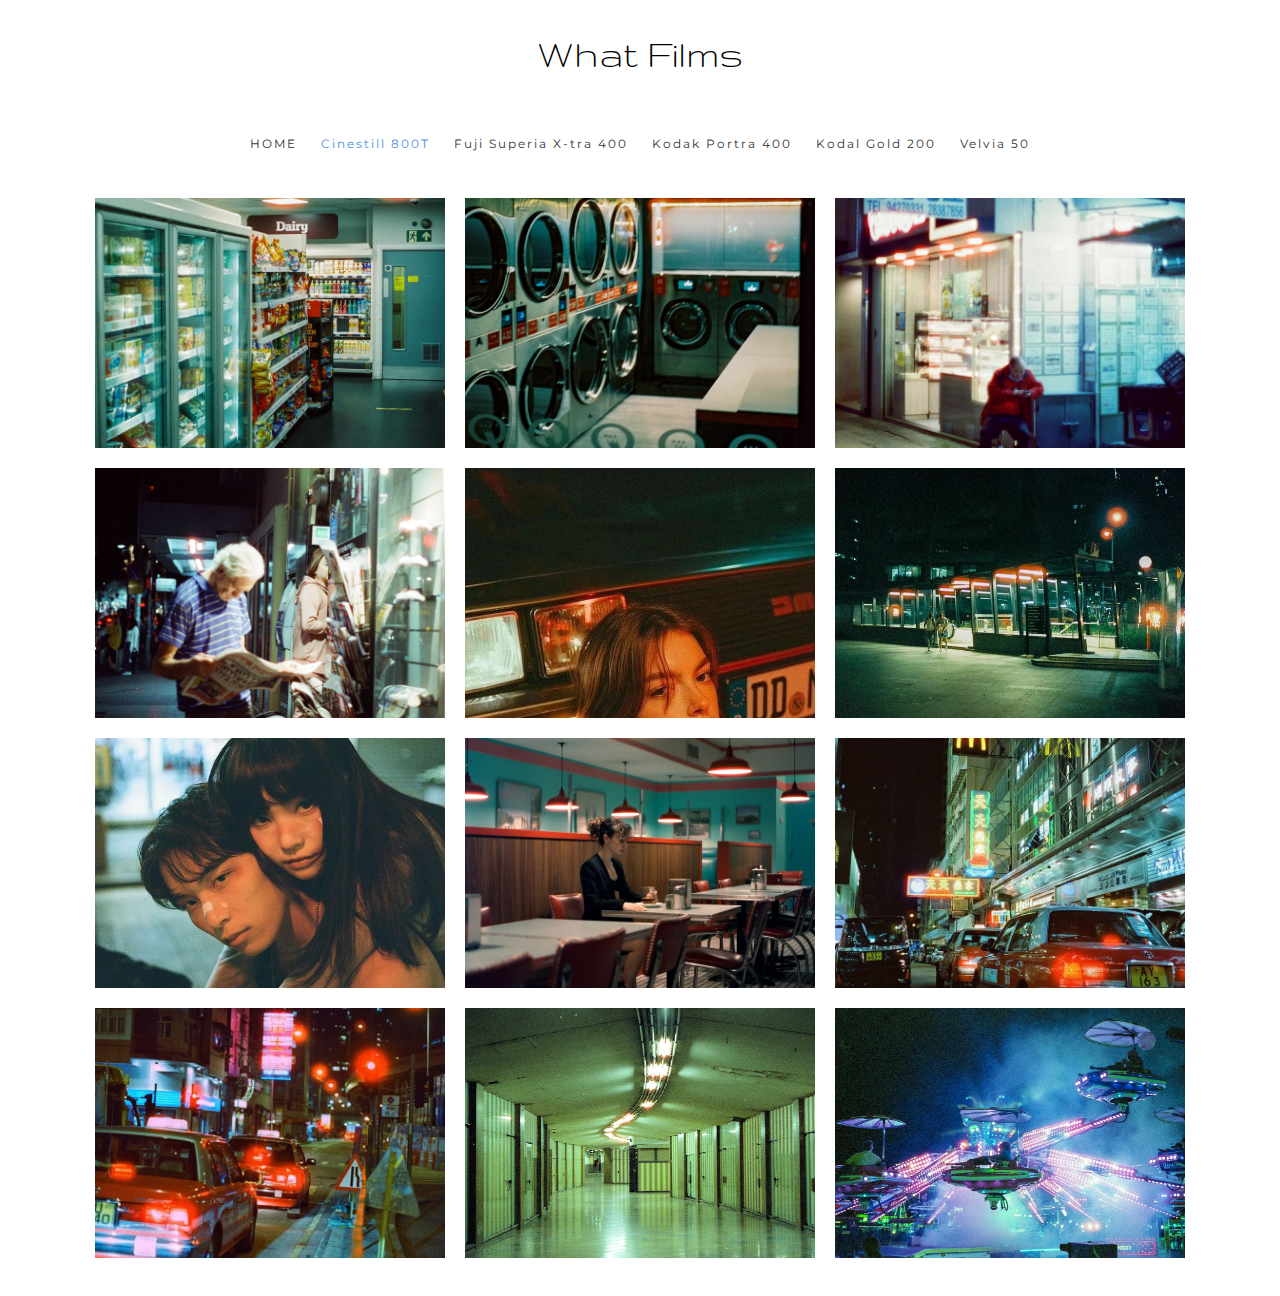
<file: Cinestill.html>
<!DOCTYPE html>
<html lang="en">

<head>
    <meta charset="UTF-8">
    <meta name="viewport" content="width=device-width, initial-scale=1.0">

    <link type="text/css" rel="stylesheet" href="style.css">

    <link rel="preconnect" href="https://fonts.googleapis.com">
    <link rel="preconnect" href="https://fonts.gstatic.com" crossorigin>
    <link href="https://fonts.googleapis.com/css2?family=Antic&family=Gruppo&family=Montserrat:ital,wght@0,100..900;1,100..900&display=swap" rel="stylesheet">

    <title>What Films</title>
</head>

<body>
    <div class="page first" <h1>What Films</h1>
    </div>

    <div class="page second">
        <ul>
            <li style="padding: 0;"><a href="index.html">HOME</a></li>
            <li><a href="Cinestill.html" style="color:#4A90E2;">Cinestill 800T</a></li>
            <li><a href="Superia.html">Fuji Superia X-tra 400</a></li>
            <li><a href="Portra.html">Kodak Portra 400</a></li>
            <li><a href="Gold.html">Kodal Gold 200</a></li>
            <li><a href="Velvia.html">Velvia 50</a></li>
        </ul>
    </div>

    <div class="gallery-image">
        <div class="img-box">
            <img src="Sample/Cinestill 800t/1.jpg" alt="" />
            <div class="transparent-box">
            </div>
        </div>
        <div class="img-box">
            <img src="Sample/Cinestill 800t/2.jpg" alt="" />
            <div class="transparent-box">
            </div>
        </div>
        <div class="img-box">
            <img src="Sample/Cinestill 800t/3.jpg" alt="" />
            <div class="transparent-box">
            </div>
        </div>
        <div class="img-box">
            <img src="Sample/Cinestill 800t/4.jpg" alt="" />
            <div class="transparent-box">
            </div>
        </div>
        <div class="img-box">
            <img src="Sample/Cinestill 800t/5.jpg" alt="" />
            <div class="transparent-box">
            </div>
        </div>
        <div class="img-box">
            <img src="Sample/Cinestill 800t/6.jpg" alt="" />
            <div class="transparent-box">
            </div>
        </div>
        <div class="img-box">
            <img src="Sample/Cinestill 800t/7.jpg" alt="" />
            <div class="transparent-box">
            </div>
        </div>
        <div class="img-box">
            <img src="Sample/Cinestill 800t/8.jpg" alt="" />
            <div class="transparent-box">
            </div>
        </div>
        <div class="img-box">
            <img src="Sample/Cinestill 800t/9.jpg" alt="" />
            <div class="transparent-box">
            </div>
        </div>
        <div class="img-box">
            <img src="Sample/Cinestill 800t/10.jpg" alt="" />
            <div class="transparent-box">
            </div>
        </div>
        <div class="img-box">
            <img src="Sample/Cinestill 800t/11.jpg" alt="" />
            <div class="transparent-box">
            </div>
        </div>
        <div class="img-box">
            <img src="Sample/Cinestill 800t/12.jpg" alt="" />
            <div class="transparent-box">
            </div>
        </div>
    </div>

</body>

</html>
</file>
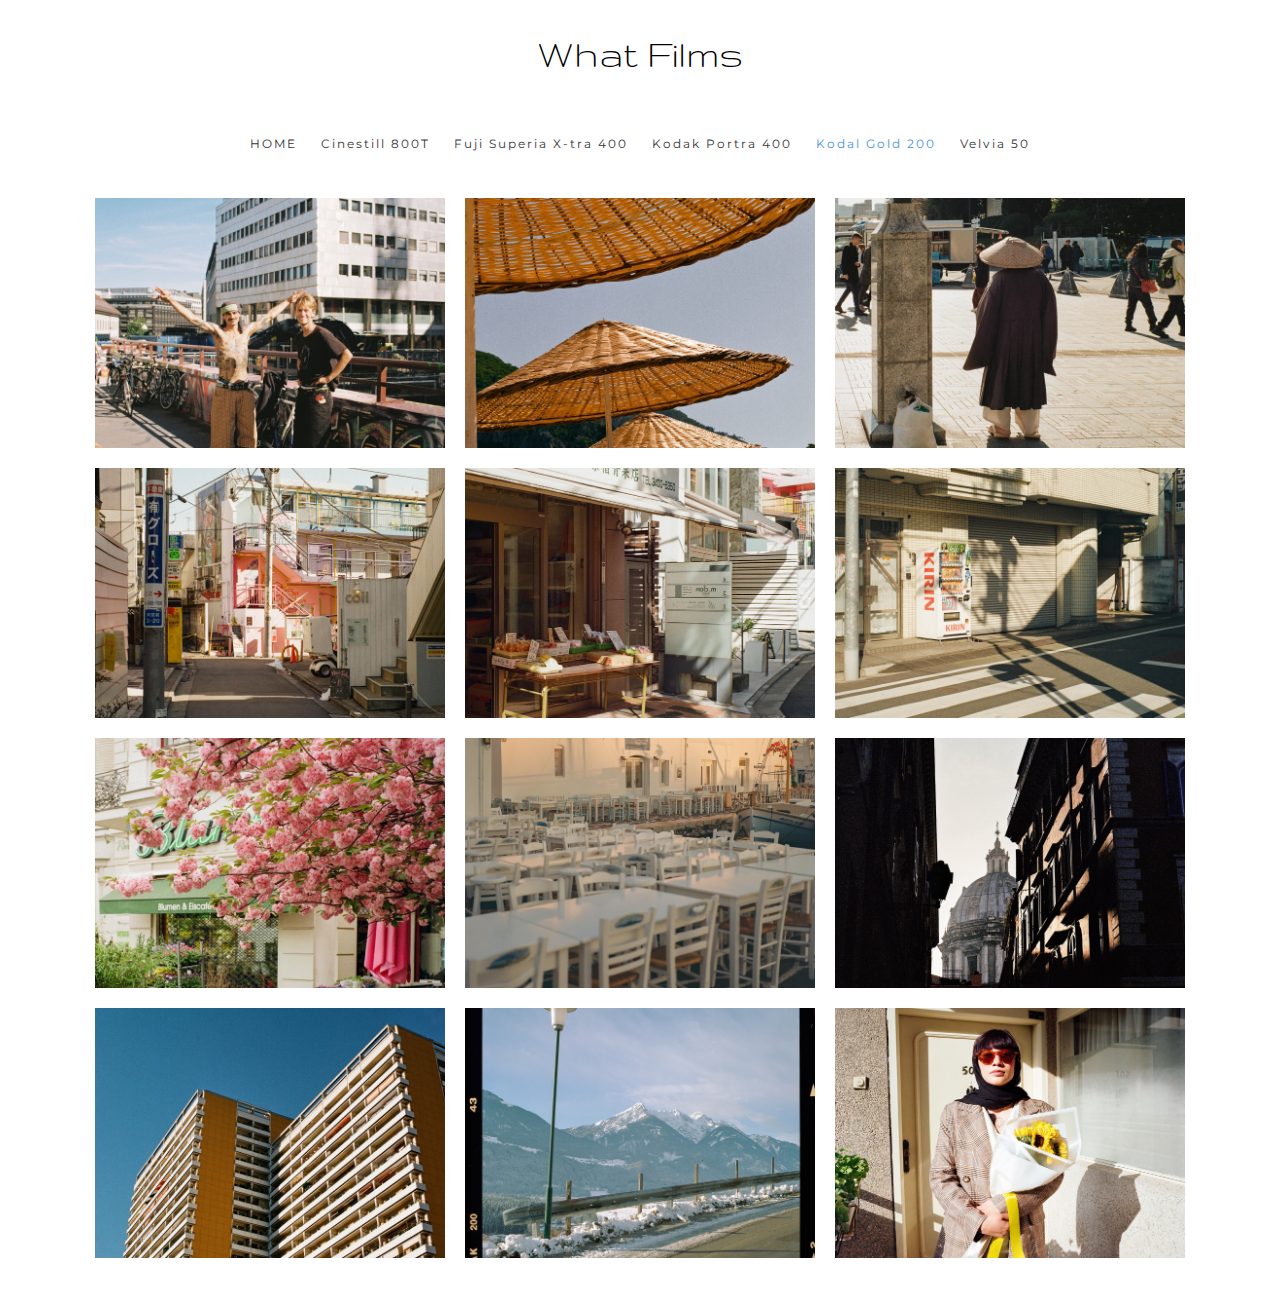
<file: Gold.html>
<!DOCTYPE html>
<html lang="en">

<head>
    <meta charset="UTF-8">
    <meta name="viewport" content="width=device-width, initial-scale=1.0">

    <link type="text/css" rel="stylesheet" href="style.css">

    <link rel="preconnect" href="https://fonts.googleapis.com">
    <link rel="preconnect" href="https://fonts.gstatic.com" crossorigin>
    <link href="https://fonts.googleapis.com/css2?family=Antic&family=Gruppo&family=Montserrat:ital,wght@0,100..900;1,100..900&display=swap" rel="stylesheet">

    <title>What Films</title>
</head>

<body>
    <div class="page first" <h1>What Films</h1>
    </div>

    <div class="page second">
        <ul>
            <li style="padding: 0;"><a href="index.html">HOME</a></li>
            <li><a href="Cinestill.html">Cinestill 800T</a></li>
            <li><a href="Superia.html">Fuji Superia X-tra 400</a></li>
            <li><a href="Portra.html">Kodak Portra 400</a></li>
            <li><a href="Gold.html" style="color:#4A90E2;">Kodal Gold 200</a></li>
            <li><a href="Velvia.html">Velvia 50</a></li>
        </ul>
    </div>

    <div class="gallery-image">
        <div class="img-box">
            <img src="Sample/Kodak Gold 200/1.jpg" alt="" />
            <div class="transparent-box">
            </div>
        </div>
        <div class="img-box">
            <img src="Sample/Kodak Gold 200/2.jpg" alt="" />
            <div class="transparent-box">
            </div>
        </div>
        <div class="img-box">
            <img src="Sample/Kodak Gold 200/3.jpg" alt="" />
            <div class="transparent-box">
            </div>
        </div>
        <div class="img-box">
            <img src="Sample/Kodak Gold 200/4.jpg" alt="" />
            <div class="transparent-box">
            </div>
        </div>
        <div class="img-box">
            <img src="Sample/Kodak Gold 200/5.jpg" alt="" />
            <div class="transparent-box">
            </div>
        </div>
        <div class="img-box">
            <img src="Sample/Kodak Gold 200/6.jpg" alt="" />
            <div class="transparent-box">
            </div>
        </div>
        <div class="img-box">
            <img src="Sample/Kodak Gold 200/7.jpg" alt="" />
            <div class="transparent-box">
            </div>
        </div>
        <div class="img-box">
            <img src="Sample/Kodak Gold 200/8.jpg" alt="" />
            <div class="transparent-box">
            </div>
        </div>
        <div class="img-box">
            <img src="Sample/Kodak Gold 200/9.jpg" alt="" />
            <div class="transparent-box">
            </div>
        </div>
        <div class="img-box">
            <img src="Sample/Kodak Gold 200/10.jpg" alt="" />
            <div class="transparent-box">
            </div>
        </div>
        <div class="img-box">
            <img src="Sample/Kodak Gold 200/11.jpg" alt="" />
            <div class="transparent-box">
            </div>
        </div>
        <div class="img-box">
            <img src="Sample/Kodak Gold 200/12.jpg" alt="" />
            <div class="transparent-box">
            </div>
        </div>
    </div>

</body>

</html>
</file>
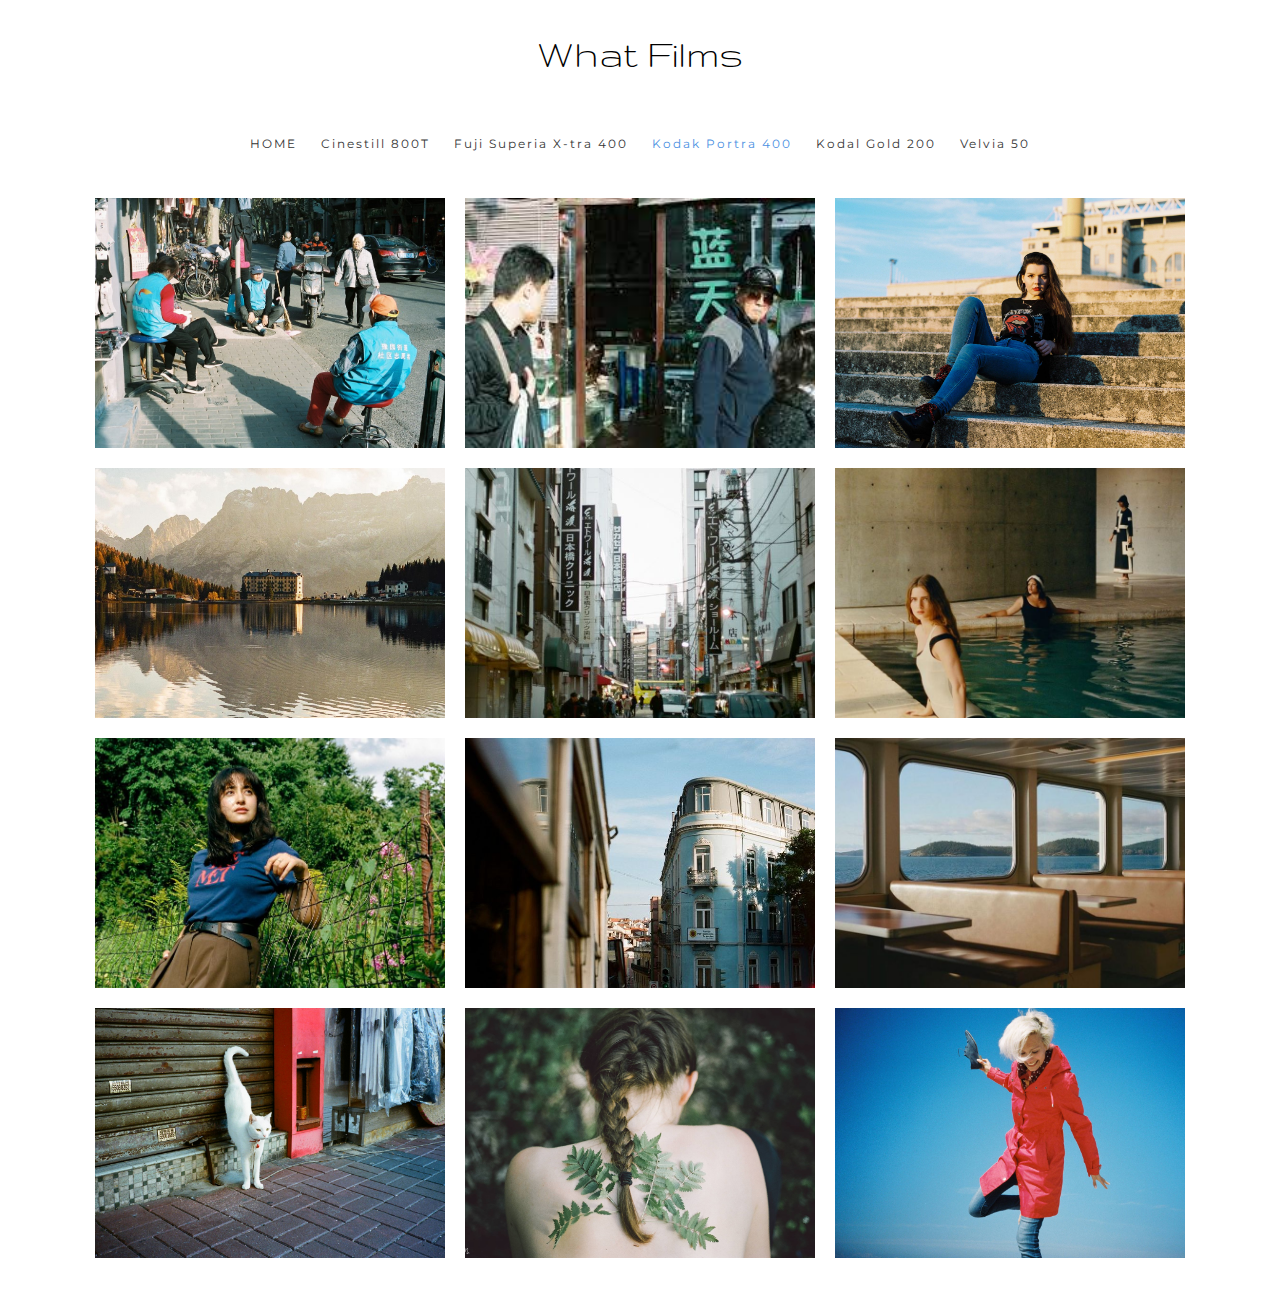
<file: Portra.html>
<!DOCTYPE html>
<html lang="en">

<head>
    <meta charset="UTF-8">
    <meta name="viewport" content="width=device-width, initial-scale=1.0">

    <link type="text/css" rel="stylesheet" href="style.css">

    <link rel="preconnect" href="https://fonts.googleapis.com">
    <link rel="preconnect" href="https://fonts.gstatic.com" crossorigin>
    <link href="https://fonts.googleapis.com/css2?family=Antic&family=Gruppo&family=Montserrat:ital,wght@0,100..900;1,100..900&display=swap" rel="stylesheet">

    <title>What Films</title>
</head>

<body>
    <div class="page first" <h1>What Films</h1>
    </div>

    <div class="page second">
        <ul>
            <li style="padding: 0;"><a href="index.html">HOME</a></li>
            <li><a href="Cinestill.html">Cinestill 800T</a></li>
            <li><a href="Superia.html">Fuji Superia X-tra 400</a></li>
            <li><a href="Portra.html" style="color:#4A90E2;">Kodak Portra 400</a></li>
            <li><a href="Gold.html">Kodal Gold 200</a></li>
            <li><a href="Velvia.html">Velvia 50</a></li>
        </ul>
    </div>

    <div class="gallery-image">
        <div class="img-box">
            <img src="Sample/Kodak Portra 400/1.jpg" alt="" />
            <div class="transparent-box">
            </div>
        </div>
        <div class="img-box">
            <img src="Sample/Kodak Portra 400/2.jpg" alt="" />
            <div class="transparent-box">
            </div>
        </div>
        <div class="img-box">
            <img src="Sample/Kodak Portra 400/3.jpg" alt="" />
            <div class="transparent-box">
            </div>
        </div>
        <div class="img-box">
            <img src="Sample/Kodak Portra 400/4.jpg" alt="" />
            <div class="transparent-box">
            </div>
        </div>
        <div class="img-box">
            <img src="Sample/Kodak Portra 400/5.jpg" alt="" />
            <div class="transparent-box">
            </div>
        </div>
        <div class="img-box">
            <img src="Sample/Kodak Portra 400/6.jpg" alt="" />
            <div class="transparent-box">
            </div>
        </div>
        <div class="img-box">
            <img src="Sample/Kodak Portra 400/7.jpg" alt="" />
            <div class="transparent-box">
            </div>
        </div>
        <div class="img-box">
            <img src="Sample/Kodak Portra 400/8.jpg" alt="" />
            <div class="transparent-box">
            </div>
        </div>
        <div class="img-box">
            <img src="Sample/Kodak Portra 400/9.jpg" alt="" />
            <div class="transparent-box">
            </div>
        </div>
        <div class="img-box">
            <img src="Sample/Kodak Portra 400/10.jpg" alt="" />
            <div class="transparent-box">
            </div>
        </div>
        <div class="img-box">
            <img src="Sample/Kodak Portra 400/11.jpg" alt="" />
            <div class="transparent-box">
            </div>
        </div>
        <div class="img-box">
            <img src="Sample/Kodak Portra 400/12.jpg" alt="" />
            <div class="transparent-box">
            </div>
        </div>
    </div>

</body>

</html>
</file>
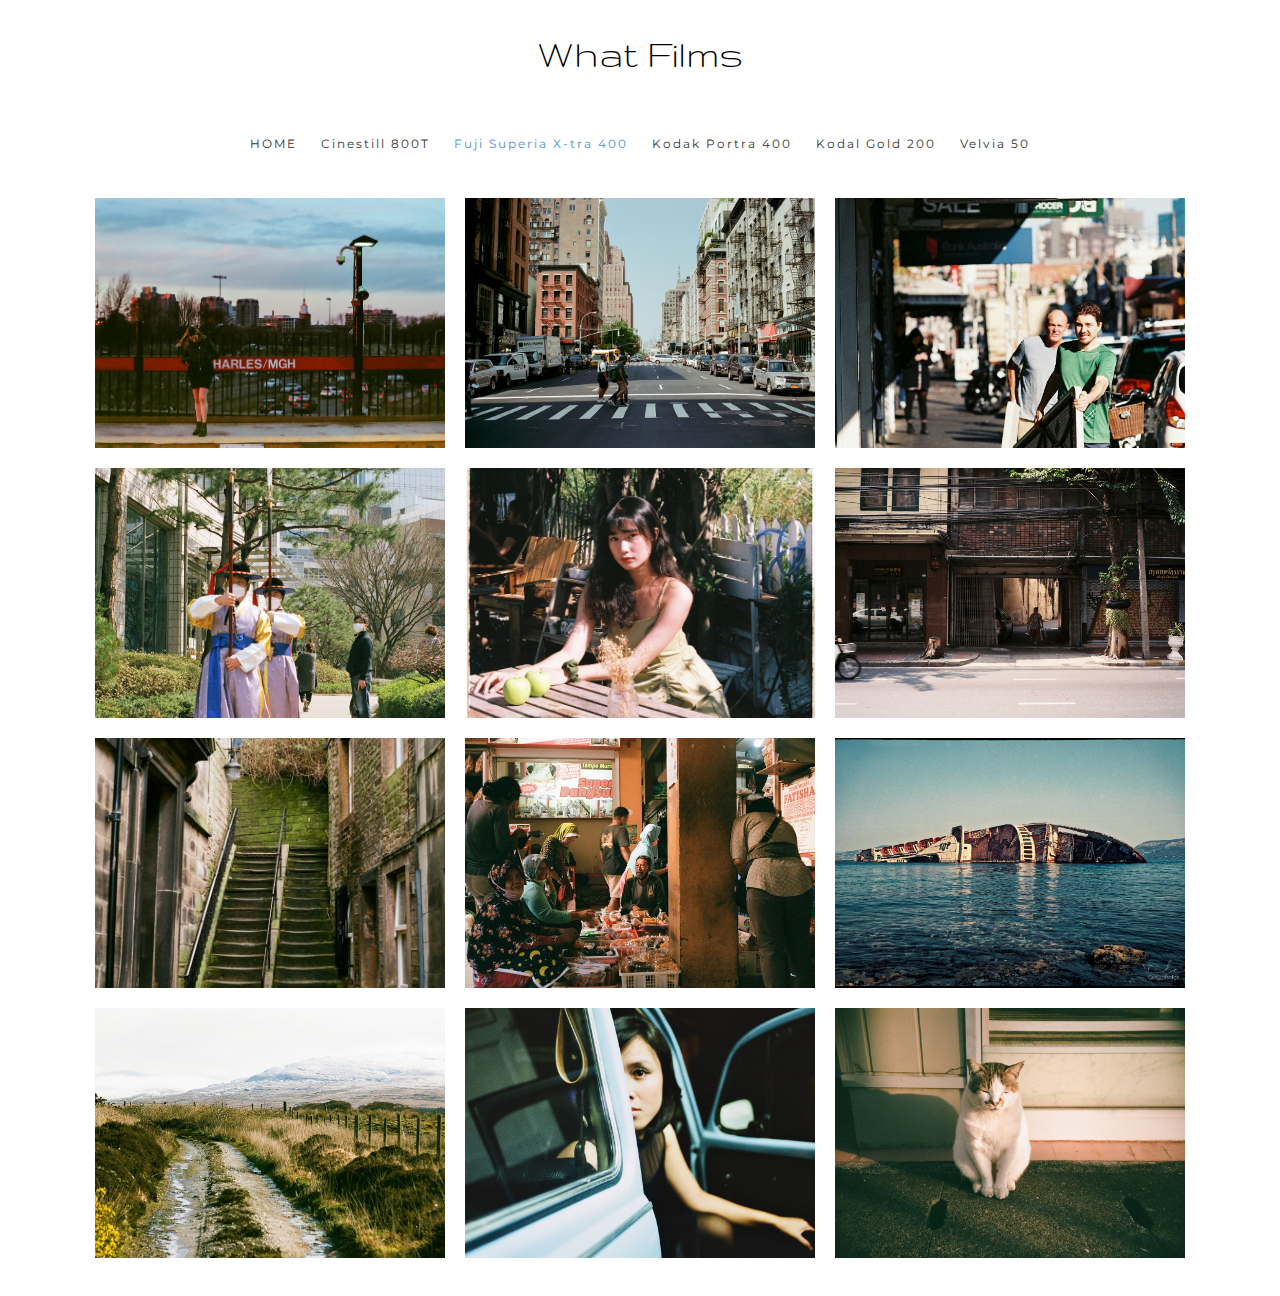
<file: Superia.html>
<!DOCTYPE html>
<html lang="en">

<head>
    <meta charset="UTF-8">
    <meta name="viewport" content="width=device-width, initial-scale=1.0">

    <link type="text/css" rel="stylesheet" href="style.css">

    <link rel="preconnect" href="https://fonts.googleapis.com">
    <link rel="preconnect" href="https://fonts.gstatic.com" crossorigin>
    <link href="https://fonts.googleapis.com/css2?family=Antic&family=Gruppo&family=Montserrat:ital,wght@0,100..900;1,100..900&display=swap" rel="stylesheet">

    <title>What Films</title>
</head>

<body>
    <div class="page first" <h1>What Films</h1>
    </div>

    <div class="page second">
        <ul>
            <li style="padding: 0;"><a href="index.html">HOME</a></li>
            <li><a href="Cinestill.html">Cinestill 800T</a></li>
            <li><a href="Superia.html"  style="color:#4A90E2;">Fuji Superia X-tra 400</a></li>
            <li><a href="Portra.html">Kodak Portra 400</a></li>
            <li><a href="Gold.html">Kodal Gold 200</a></li>
            <li><a href="Velvia.html">Velvia 50</a></li>
        </ul>
    </div>

    <div class="gallery-image">
        <div class="img-box">
            <img src="Sample/Fuji Superia X-tra 400/1.jpg" alt="" />
            <div class="transparent-box">
            </div>
        </div>
        <div class="img-box">
            <img src="Sample/Fuji Superia X-tra 400/2.jpg" alt="" />
            <div class="transparent-box">
            </div>
        </div>
        <div class="img-box">
            <img src="Sample/Fuji Superia X-tra 400/3.jpg" alt="" />
            <div class="transparent-box">
            </div>
        </div>
        <div class="img-box">
            <img src="Sample/Fuji Superia X-tra 400/4.jpg" alt="" />
            <div class="transparent-box">
            </div>
        </div>
        <div class="img-box">
            <img src="Sample/Fuji Superia X-tra 400/5.jpg" alt="" />
            <div class="transparent-box">
            </div>
        </div>
        <div class="img-box">
            <img src="Sample/Fuji Superia X-tra 400/6.jpg" alt="" />
            <div class="transparent-box">
            </div>
        </div>
        <div class="img-box">
            <img src="Sample/Fuji Superia X-tra 400/7.jpg" alt="" />
            <div class="transparent-box">
            </div>
        </div>
        <div class="img-box">
            <img src="Sample/Fuji Superia X-tra 400/8.jpg" alt="" />
            <div class="transparent-box">
            </div>
        </div>
        <div class="img-box">
            <img src="Sample/Fuji Superia X-tra 400/9.jpg" alt="" />
            <div class="transparent-box">
            </div>
        </div>
        <div class="img-box">
            <img src="Sample/Fuji Superia X-tra 400/10.jpg" alt="" />
            <div class="transparent-box">
            </div>
        </div>
        <div class="img-box">
            <img src="Sample/Fuji Superia X-tra 400/11.jpg" alt="" />
            <div class="transparent-box">
            </div>
        </div>
        <div class="img-box">
            <img src="Sample/Fuji Superia X-tra 400/12.jpg" alt="" />
            <div class="transparent-box">
            </div>
        </div>
    </div>

</body>

</html>
</file>
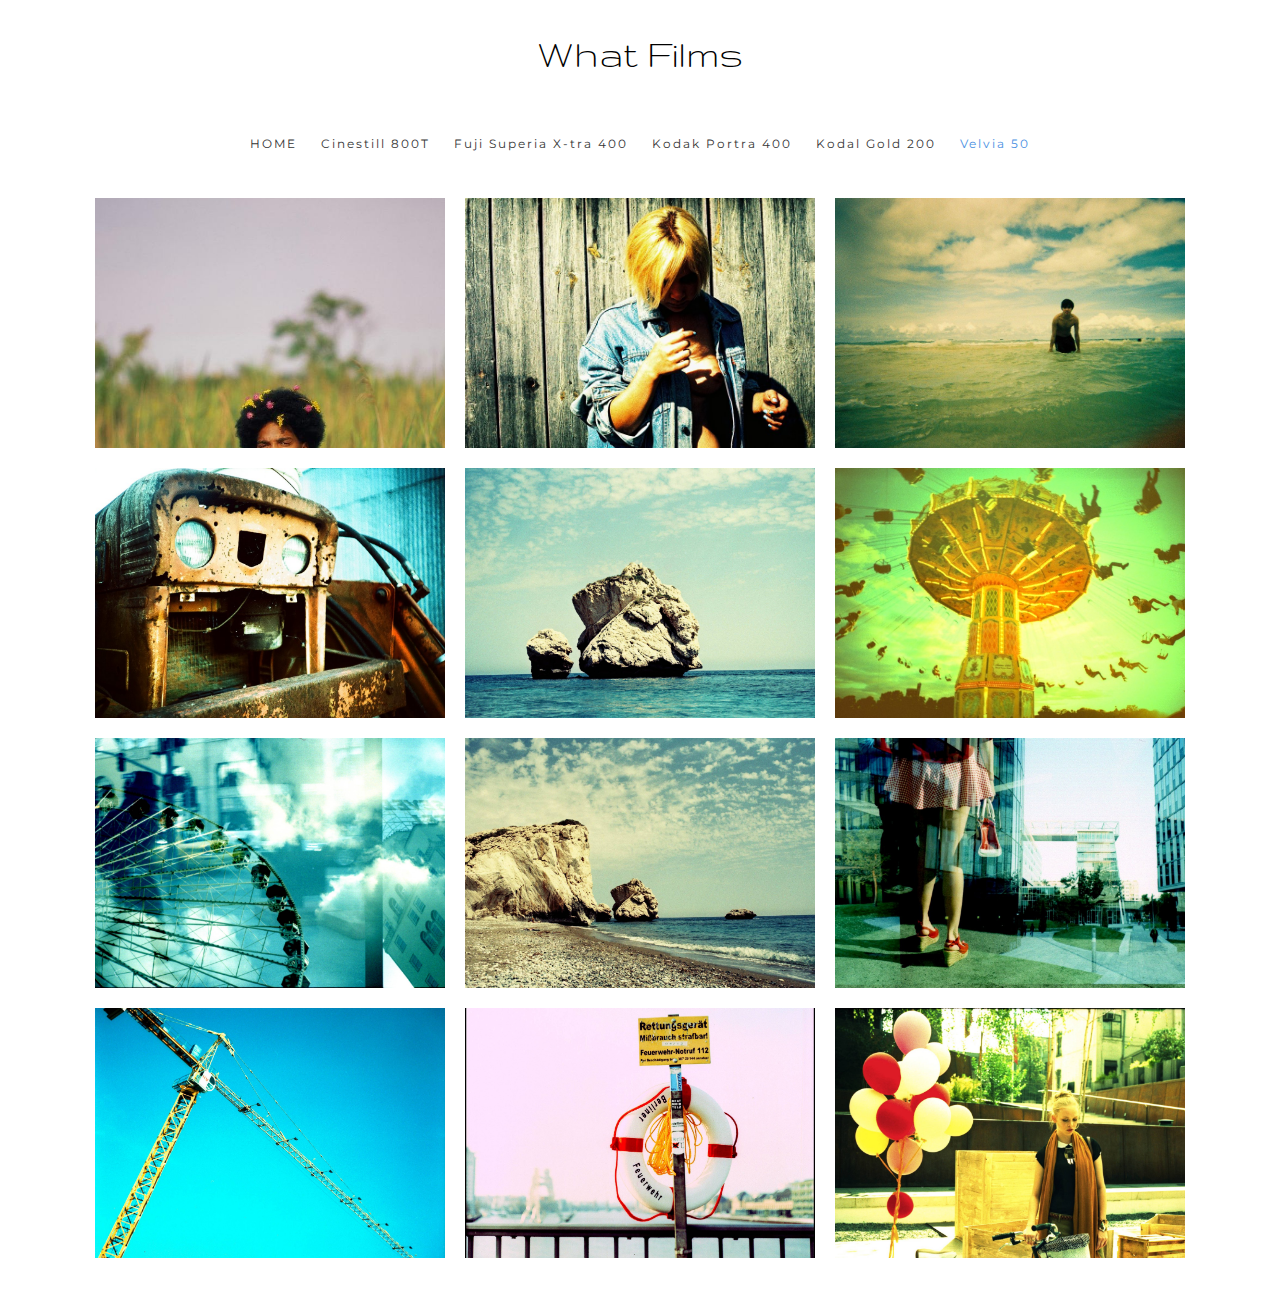
<file: Velvia.html>
<!DOCTYPE html>
<html lang="en">

<head>
    <meta charset="UTF-8">
    <meta name="viewport" content="width=device-width, initial-scale=1.0">

    <link type="text/css" rel="stylesheet" href="style.css">

    <link rel="preconnect" href="https://fonts.googleapis.com">
    <link rel="preconnect" href="https://fonts.gstatic.com" crossorigin>
    <link href="https://fonts.googleapis.com/css2?family=Antic&family=Gruppo&family=Montserrat:ital,wght@0,100..900;1,100..900&display=swap" rel="stylesheet">

    <title>What Films</title>
</head>

<body>
    <div class="page first" <h1>What Films</h1>
    </div>

    <div class="page second">
        <ul>
            <li style="padding: 0;"><a href="index.html">HOME</a></li>
            <li><a href="Cinestill.html">Cinestill 800T</a></li>
            <li><a href="Superia.html">Fuji Superia X-tra 400</a></li>
            <li><a href="Portra.html">Kodak Portra 400</a></li>
            <li><a href="Gold.html">Kodal Gold 200</a></li>
            <li><a href="Velvia.html" style="color:#4A90E2;">Velvia 50</a></li>
        </ul>
    </div>

    <div class="gallery-image">
        <div class="img-box">
            <img src="Sample/Velvia 50/1.jpg" alt="" />
            <div class="transparent-box">
            </div>
        </div>
        <div class="img-box">
            <img src="Sample/Velvia 50/2.jpg" alt="" />
            <div class="transparent-box">
            </div>
        </div>
        <div class="img-box">
            <img src="Sample/Velvia 50/3.jpg" alt="" />
            <div class="transparent-box">
            </div>
        </div>
        <div class="img-box">
            <img src="Sample/Velvia 50/4.jpg" alt="" />
            <div class="transparent-box">
            </div>
        </div>
        <div class="img-box">
            <img src="Sample/Velvia 50/5.jpg" alt="" />
            <div class="transparent-box">
            </div>
        </div>
        <div class="img-box">
            <img src="Sample/Velvia 50/6.jpg" alt="" />
            <div class="transparent-box">
            </div>
        </div>
        <div class="img-box">
            <img src="Sample/Velvia 50/7.jpg" alt="" />
            <div class="transparent-box">
            </div>
        </div>
        <div class="img-box">
            <img src="Sample/Velvia 50/8.jpg" alt="" />
            <div class="transparent-box">
            </div>
        </div>
        <div class="img-box">
            <img src="Sample/Velvia 50/9.jpg" alt="" />
            <div class="transparent-box">
            </div>
        </div>
        <div class="img-box">
            <img src="Sample/Velvia 50/10.jpg" alt="" />
            <div class="transparent-box">
            </div>
        </div>
        <div class="img-box">
            <img src="Sample/Velvia 50/11.jpg" alt="" />
            <div class="transparent-box">
            </div>
        </div>
        <div class="img-box">
            <img src="Sample/Velvia 50/12.jpg" alt="" />
            <div class="transparent-box">
            </div>
        </div>
    </div>

</body>

</html>
</file>
<file: style.css>
.page {
    width: 100%;
    display: flex;
    flex-direction: column;
    align-items: center;


}

.first {
    padding-top: 25px;

    font-size: 42px;
    font-family: "Gruppo", serif;
    font-weight: 400;
    font-style: normal;
}

.third {
    padding-top: 60px;
    margin-left: auto;
    margin-right: auto;
    position: relative;
}

.third img {
    width: 780px;
    height: 480px;
    max-width: 100%;
    display: block;
    object-fit: cover;
}



ul {
    padding-left: 0;
    margin-top: 60px;
}

ul li {
    display: inline;
    padding-left: 20px;

    font-family: "Montserrat", serif;
    font-size: 12px;
    color: #333333;
    letter-spacing: 2px;
}

a {
  text-decoration: none;
}

a:visited, a:link {
  color: #333333
}

a:hover {
  color: #4A90E2;
  cursor: pointer;
}






#imageInput {
    display: none;
}

.file-upload img {
    cursor: pointer;
    transition: 0.3s ease;
}

.file-upload img:hover {
    transform: scale(1.02);
    filter: brightness(0.7);
}

.overlay:hover .overlay-text {
    opacity: 1;
}


.file-upload .overlay {
    position: relative;
    display: inline-block;
}

.file-upload .overlay-text {
    position: absolute;
    top: 50%;
    left: 50%;
    transform: translate(-50%, -50%);
    color: white;
    font-size: 16px;
    font-weight: bold;
    text-align: center;
    opacity: 0;
    transition: opacity 0.3s ease;
}

#label-container {
    margin-top: 16px;
    font-family: "Montserrat", serif;
    font-size: 14px;
    color: #333333;
    line-height: 2em;
}

.gallery-image {
    padding: 20px;
    display: flex;
    flex-wrap: wrap;
    justify-content: center;
  }
  
  .gallery-image img {
    height: 250px;
    width: 350px;
    transform: scale(1.0);
    transition: transform 0.4s ease;
    object-fit: cover;
  }
  
  .img-box {
    box-sizing: content-box;
    margin: 10px;
    height: 250px;
    width: 350px;
    overflow: hidden;
    display: inline-block;
    color: white;
    position: relative;
    background-color: white;
  }
  
  
  .transparent-box {
    height: 250px;
    width: 350px;
    background-color:rgba(0, 0, 0, 0);
    position: absolute;
    top: 0;
    left: 0;
    transition: background-color 0.3s ease;
  }
  
  .img-box:hover img { 
    transform: scale(1.1);
  }
  
  .img-box:hover .caption {
    transform: translateY(-20px);
    opacity: 1.0;
  }
</file>
